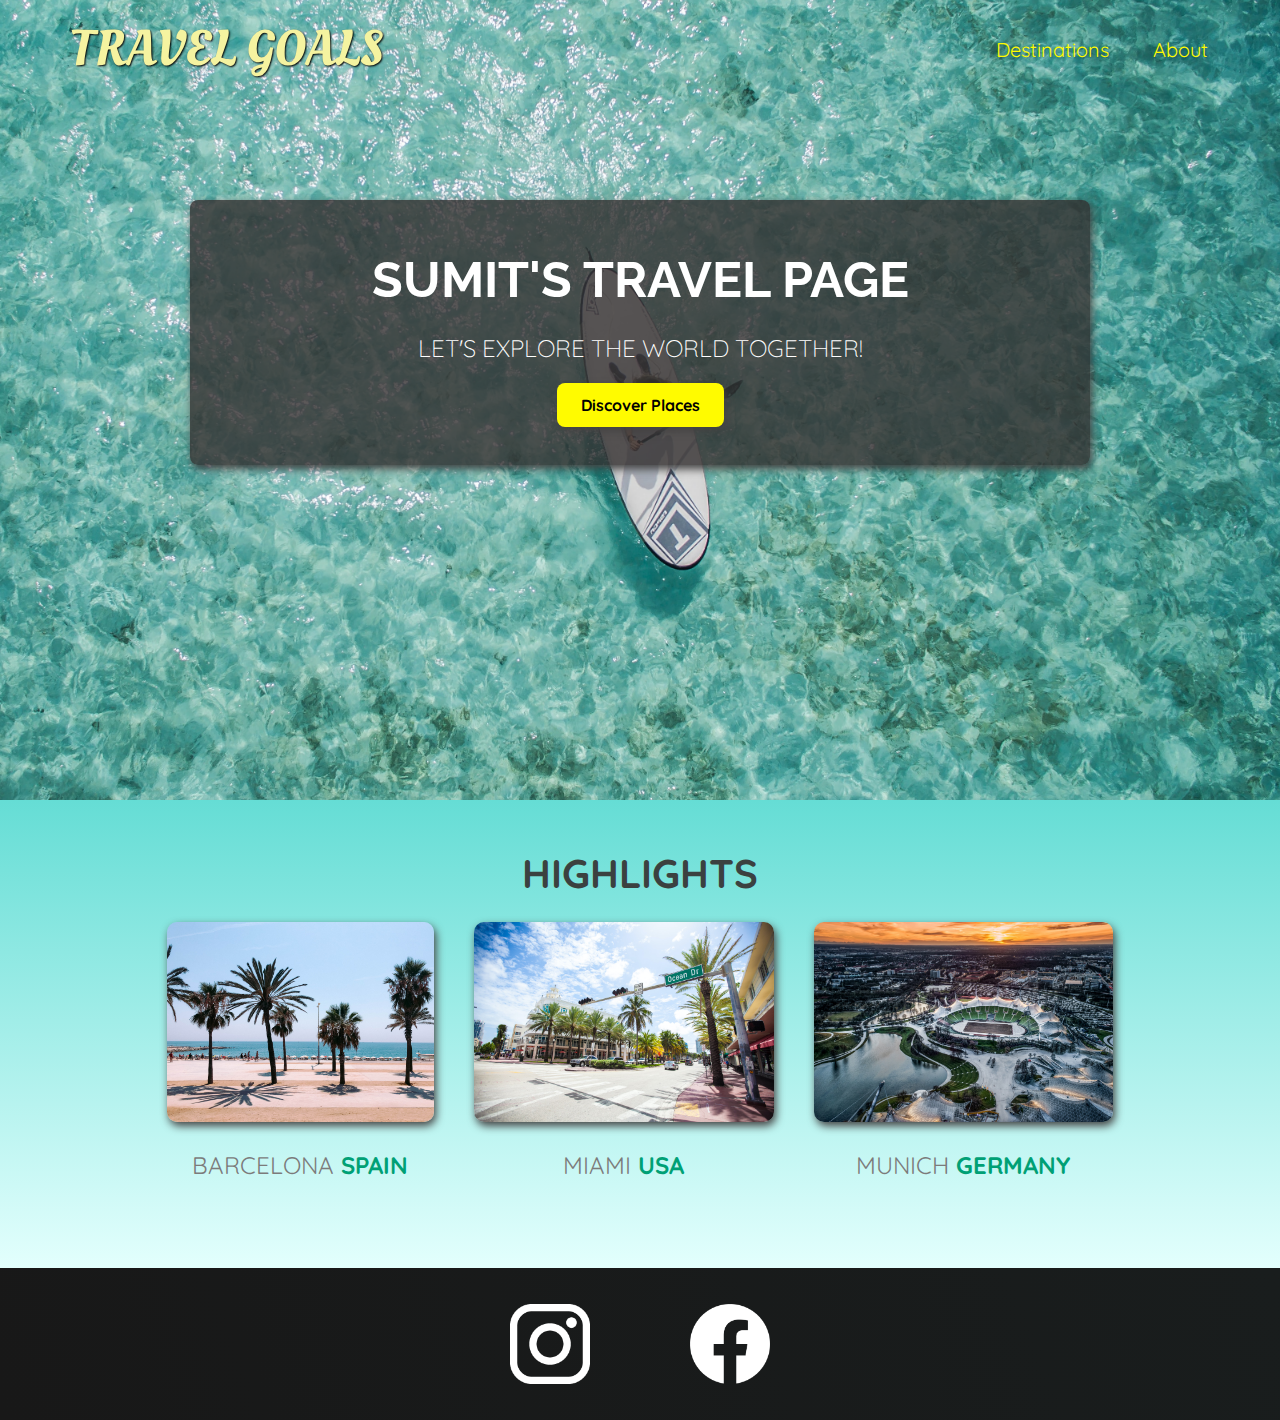
<file: index.html>
<!DOCTYPE html>
<html lang="en">
  <head>
    <meta charset="UTF-8" />
    <link
      href="https://fonts.googleapis.com/css2?family=Raleway:wght@700&family=Oleo+Script:wght@700&family=Quicksand:wght@300;500;700&display=swap"
      rel="stylesheet"
    />
    <title>Travel Goals</title>
    <link href="shared.css" rel="stylesheet" />
    <link href="styles.css" rel="stylesheet" />
  </head>
  <body>
    <header>
      <div id="page-logo">
        <a href="index.html">Travel Goals</a>
      </div>
      <nav>
        <ul>
          <li><a href="places.html">Destinations</a></li>
          <li><a href="https://en.wikipedia.org/wiki/Travel">About</a></li>
        </ul>
      </nav>
    </header>
    <main>
      <section id="hero">
        <div id="hero-content">
          <h1>Sumit's Travel Page</h1>
          <p>Let's explore the world together!</p>
          <a href="places.html">Discover Places</a>
        </div>
      </section>
      <section id="highlights">
        <h2>highlights</h2>
        <ul id="destinations">
          <li class="destination">
            <img src="images/places/barcelona.jpg" alt="barcelona beach" />
            <p>Barcelona <strong>Spain</strong></p>
          </li>
          <li class="destination">
            <img src="images/places/miami.jpg" alt="Miami's streets" />
            <p>Miami <strong>USA</strong></p>
          </li>
          <li class="destination">
            <img src="images/places/munich.jpg" alt="Munich stadium" />
            <p>Munich <strong>Germany</strong></p>
            <p></p>
          </li>
        </ul>
      </section>
    </main>
    <footer>
      <ul>
        <li>
          <a href="https://www.instagram.com"
            ><img src="images/icons/insta.png" alt="Instagram Logo"
          /></a>
        </li>
        <li>
          <a href="https://www.facebook.com"
            ><img src="images/icons/facebook.png" alt="facebook Logo"
          /></a>
        </li>
      </ul>
    </footer>
  </body>
</html>
</file>
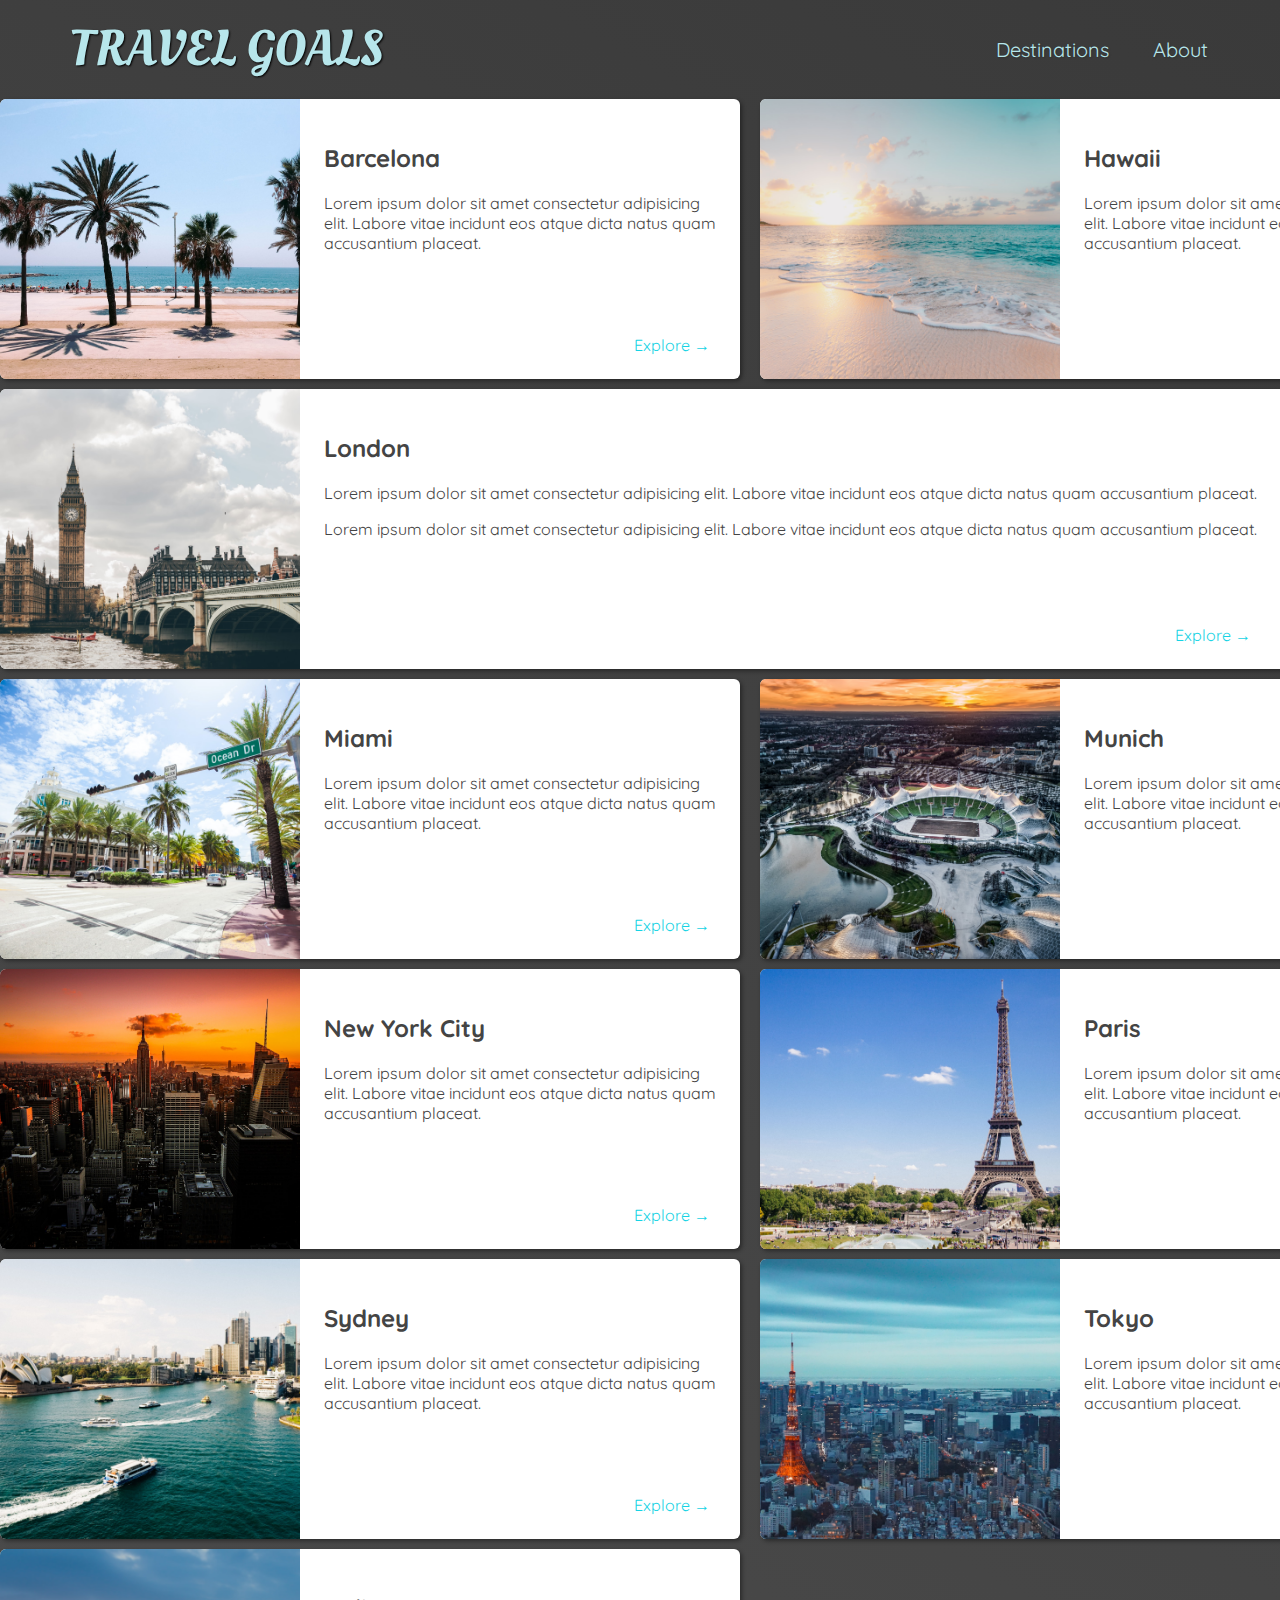
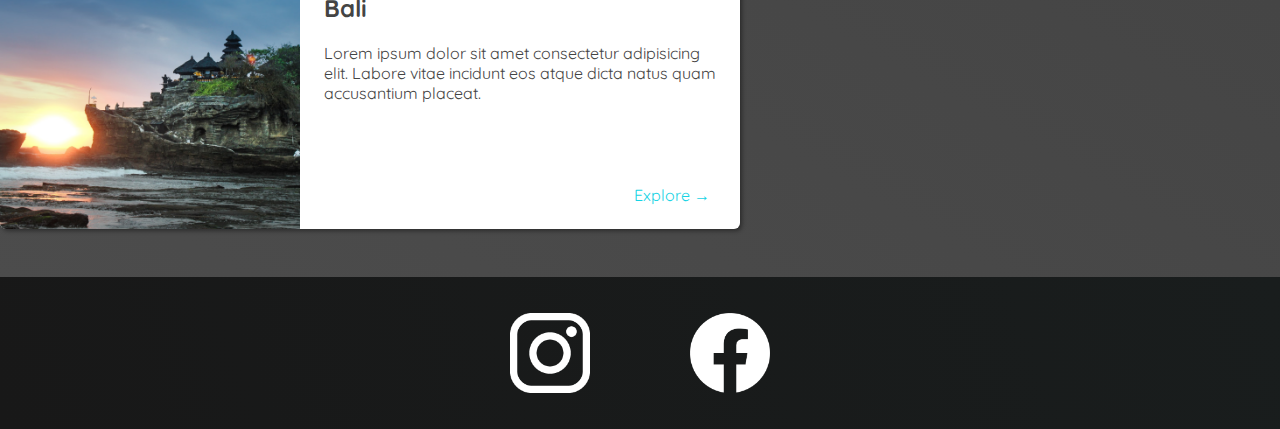
<file: places.html>
<!DOCTYPE html>
<html lang="en">
  <head>
    <meta charset="UTF-8" />
    <link
      href="https://fonts.googleapis.com/css2?family=Raleway:wght@700&family=Oleo+Script:wght@700&family=Quicksand:wght@300;500;700&display=swap"
      rel="stylesheet"
    />
    <title>Travel Goals</title>
    <link href="shared.css" rel="stylesheet" />
    <link href="places.css" rel="stylesheet" />
  </head>
  <body>
    <header>
      <div id="page-logo">
        <a href="index.html">Travel Goals</a>
      </div>
      <nav>
        <ul>
          <li><a href="places.html">Destinations</a></li>
          <li><a href="https://en.wikipedia.org/wiki/Travel">About</a></li>
        </ul>
      </nav>
    </header>
    <main>
      <ul>
        <li>
          <img src="images/places/barcelona.jpg" alt="City of Barcelona" />
          <div class="item-content">
            <div>
              <h2>Barcelona</h2>
              <p>
                Lorem ipsum dolor sit amet consectetur adipisicing elit. Labore
                vitae incidunt eos atque dicta natus quam accusantium placeat.
              </p>
            </div>
            <div class="actions">
              <a href="https://en.wikipedia.org/wiki/Barcelona">Explore &#x2192</a>
            </div>
          </div>
        </li>
        <li>
          <img src="images/places/hawaii.jpg" alt="Hawaii beach" />
          <div class="item-content">
            <div>
              <h2>Hawaii</h2>
              <p>
                Lorem ipsum dolor sit amet consectetur adipisicing elit. Labore
                vitae incidunt eos atque dicta natus quam accusantium placeat.
              </p>
            </div>
            <div class="actions">
              <a href="https://en.wikipedia.org/wiki/Hawaii">Explore &#x2192</a>
            </div>
          </div>
        </li>
        <li>
          <img src="images/places/london.jpg" alt="London city" />
          <div class="item-content">
            <div>
              <h2>London</h2>
              <p>
                Lorem ipsum dolor sit amet consectetur adipisicing elit. Labore
                vitae incidunt eos atque dicta natus quam accusantium placeat.
              </p>
              <p>
                Lorem ipsum dolor sit amet consectetur adipisicing elit. Labore
                vitae incidunt eos atque dicta natus quam accusantium placeat.
              </p>
            </div>
            <div class="actions">
              <a href="https://en.wikipedia.org/wiki/London">Explore &#x2192</a>
            </div>
          </div>
        </li>
        <li>
          <img src="images/places/miami.jpg" alt="Miami streets" />
          <div class="item-content">
            <div>
              <h2>Miami</h2>
              <p>
                Lorem ipsum dolor sit amet consectetur adipisicing elit. Labore
                vitae incidunt eos atque dicta natus quam accusantium placeat.
              </p>
            </div>
            <div class="actions">
              <a href="https://en.wikipedia.org/wiki/Miami">Explore &#x2192</a>
            </div>
          </div>
        </li>
        <li>
          <img src="images/places/munich.jpg" alt="Munich football stadium" />
          <div class="item-content">
            <div>
              <h2>Munich</h2>
              <p>
                Lorem ipsum dolor sit amet consectetur adipisicing elit. Labore
                vitae incidunt eos atque dicta natus quam accusantium placeat.
              </p>
            </div>
            <div class="actions">
              <a href="https://en.wikipedia.org/wiki/Munich">Explore &#x2192</a>
            </div>
          </div>
        </li>
        <li>
          <img src="images/places/new-york-city.jpg" alt="New York City skyline" />
          <div class="item-content">
            <div>
              <h2>New York City</h2>
              <p>
                Lorem ipsum dolor sit amet consectetur adipisicing elit. Labore
                vitae incidunt eos atque dicta natus quam accusantium placeat.
              </p>
            </div>
            <div class="actions">
              <a href="https://en.wikipedia.org/wiki/New_York_City"
                >Explore &#x2192</a
              >
            </div>
          </div>
        </li>
        <li>
          <img src="images/places/paris.jpg" alt="Paris city" />
          <div class="item-content">
            <div>
              <h2>Paris</h2>
              <p>
                Lorem ipsum dolor sit amet consectetur adipisicing elit. Labore
                vitae incidunt eos atque dicta natus quam accusantium placeat.
              </p>
            </div>
            <div class="actions">
              <a href="https://en.wikipedia.org/wiki/Paris">Explore &#x2192</a>
            </div>
          </div>
        </li>
        <li>
          <img src="images/places/sydney.jpg" alt="Sydney beach" />
          <div class="item-content">
            <div>
              <h2>Sydney</h2>
              <p>
                Lorem ipsum dolor sit amet consectetur adipisicing elit. Labore
                vitae incidunt eos atque dicta natus quam accusantium placeat.
              </p>
            </div>
            <div class="actions">
              <a href="https://en.wikipedia.org/wiki/Sydney">Explore &#x2192</a>
            </div>
          </div>
        </li>
        <li>
          <img src="images/places/tokyo.jpg" alt="Tokyo skyline" />
          <div class="item-content">
            <div>
              <h2>Tokyo</h2>
              <p>
                Lorem ipsum dolor sit amet consectetur adipisicing elit. Labore
                vitae incidunt eos atque dicta natus quam accusantium placeat.
              </p>
            </div>
            <div class="actions">
              <a href="https://en.wikipedia.org/wiki/Tokyo">Explore &#x2192</a>
            </div>
          </div>
        </li>
        <li>
          <img src="images/places/bali.jpg" alt="Bali beach" />
          <div class="item-content">
            <div>
              <h2>Bali</h2>
              <p>
                Lorem ipsum dolor sit amet consectetur adipisicing elit. Labore
                vitae incidunt eos atque dicta natus quam accusantium placeat.
              </p>
            </div>
            <div class="actions">
              <a href="https://en.wikipedia.org/wiki/Bali">Explore &#x2192</a>
            </div>
          </div>
        </li>
      </ul>
    </main>
    <footer>
      <ul>
        <li>
          <a href="https://www.instagram.com"
            ><img src="images/icons/insta.png" alt="Instagram Logo"
          /></a>
        </li>
        <li>
          <a href="https://www.facebook.com"
            ><img src="images/icons/facebook.png" alt="facebook Logo"
          /></a>
        </li>
      </ul>
    </footer>
  </body>
</html>
</file>
<file: shared.css>
body {
  font-family: "Quicksand", sans-serif;
  margin: 0;
}
header {
  display: flex;
  justify-content: space-between;
  align-items: center;
  padding: 15px 60px;
  flex-wrap: wrap;
  position: absolute;
  top: 0;
  left: 0;
  width: 100%;
  box-sizing: border-box;
}
#page-logo a {
  padding: 10px;
  font-family: "Oleo Script";
  color: rgb(245, 243, 160);
  font-size: 50px;
  text-decoration: none;
  text-transform: uppercase;
  text-shadow: 1px 1px 2px rgb(0, 0, 0);
}
ul {
  list-style: none;
  margin: 0;
  padding: 0;
}
header ul {
  display: flex;
  justify-content: end;
}
header li {
  margin-left: 20px;
}

header a {
  color: rgb(255, 251, 0);
  text-decoration: none;
  font-size: 20px;
  padding: 12px;
  text-shadow: 1px 1px 2px rgba(0, 0, 0, 0.2);
  border-radius: 6px;
}
header nav a:hover {
  color: rgb(77, 77, 77);
  background-color: rgba(255, 251, 0, 0.8);
}

footer {
  background: linear-gradient(70deg, rgb(24, 24, 24), rgb(25, 29, 29));
  padding: 36px;
}
footer ul {
  display: flex;
  justify-content: center;
}
footer li {
  width: 80px;
  height: 80px;
  margin: 0 50px;
}
footer img {
  width: 100%;
  height: 100%;
}
</file>
<file: styles.css>
#hero {
  height: 800px;
  background-image: url("images/places/ocean.jpg");
  background-position: center;
  background-size: cover;
}

#hero-content {
  width: 900px;
  background-color: rgba(51, 47, 47, 0.8);
  box-shadow: 2px 4px 8px rgb(68, 67, 67);
  border-radius: 8px;
  text-align: center;
  padding: 50px 0;
  margin: 0 auto;
  position: relative;
  top: 200px;
}

#hero-content h1 {
  color: white;
  text-transform: uppercase;
  font-size: 50px;
  font-family: "Raleway", sans-serif;
  margin: 0;
}

#hero-content p {
  color: white;
  text-transform: uppercase;
  font-size: 24px;
  font-weight: 300;
  margin-bottom: 32px;
}

#hero-content a {
  text-decoration: none;
  background-color: rgb(255, 251, 0);
  padding: 12px 24px;
  color: black;
  font-weight: 700;
  border-radius: 8px;
  box-shadow: 2px 4px 8px rgb(68, 67, 67);
}

#hero-content a:hover {
  background-color: rgb(255, 230, 0);
}

#highlights {
  padding: 24px;
  /* background-color: rgb(227, 255, 253); */
  background: linear-gradient(0deg, rgb(227, 255, 253), rgb(101, 221, 213));
}
#highlights h2 {
  text-transform: uppercase;
  text-align: center;
  font-size: 40px;
  color: rgb(59, 65, 64);
  margin: 24px 0;
}
#destinations {
  display: flex;
  width: 90%;
  margin: 0 auto;
  margin-bottom: 40px;
  justify-content: center;
}

.destination {
  margin: 0 20px;
  text-transform: uppercase;
}
.destination img {
  height: 200px;
  width: 100%;
  box-shadow: 2px 4px 8px rgb(68, 67, 67);
  border-radius: 10px;
  object-fit: fill;
}
.destination p {
  text-align: center;
  font-size: 24px;
  color: rgb(124, 123, 123);
}
.destination strong {
  color: rgb(0, 160, 117);
}
</file>
<file: places.css>
body {
  background: linear-gradient(30deg, rgb(77, 77, 77), rgb(58, 58, 58));
  color: rgb(68, 68, 68);
}

#page-logo a {
  color: rgb(183, 230, 235);
}

header {
  position: static;
}

header a {
  color: rgb(183, 230, 235);
}
header nav a:hover {
  background-color: rgb(183, 230, 235);
  color: rgb(59, 59, 59);
}
main ul {
  width: 1500px;
  margin: 0 auto 48px auto;
  display: grid;
  grid-template-columns: 1fr 1fr;
  gap: 10px 20px;
}
main li {
  display: flex;
  background-color: white;
  box-shadow: 2px 2px 4px rgba(0, 0, 0, 0.4);
  border-radius: 6px;
  overflow: hidden;
}
main li:nth-of-type(3) {
  grid-column: 1 / span 2;
}
main li img {
  width: 300px;
  height: 280px;
  object-fit: cover;
}

.item-content {
  display: flex;
  flex-direction: column;
  justify-content: space-between;
  padding: 24px;
}
.actions {
  text-align: right;
}

.actions a {
  text-decoration: none;
  padding: 6px;
  color: rgb(22, 211, 228);
  border-radius: 5px;
}

.actions a:hover {
  background-color: rgb(235, 253, 255);
}
</file>
